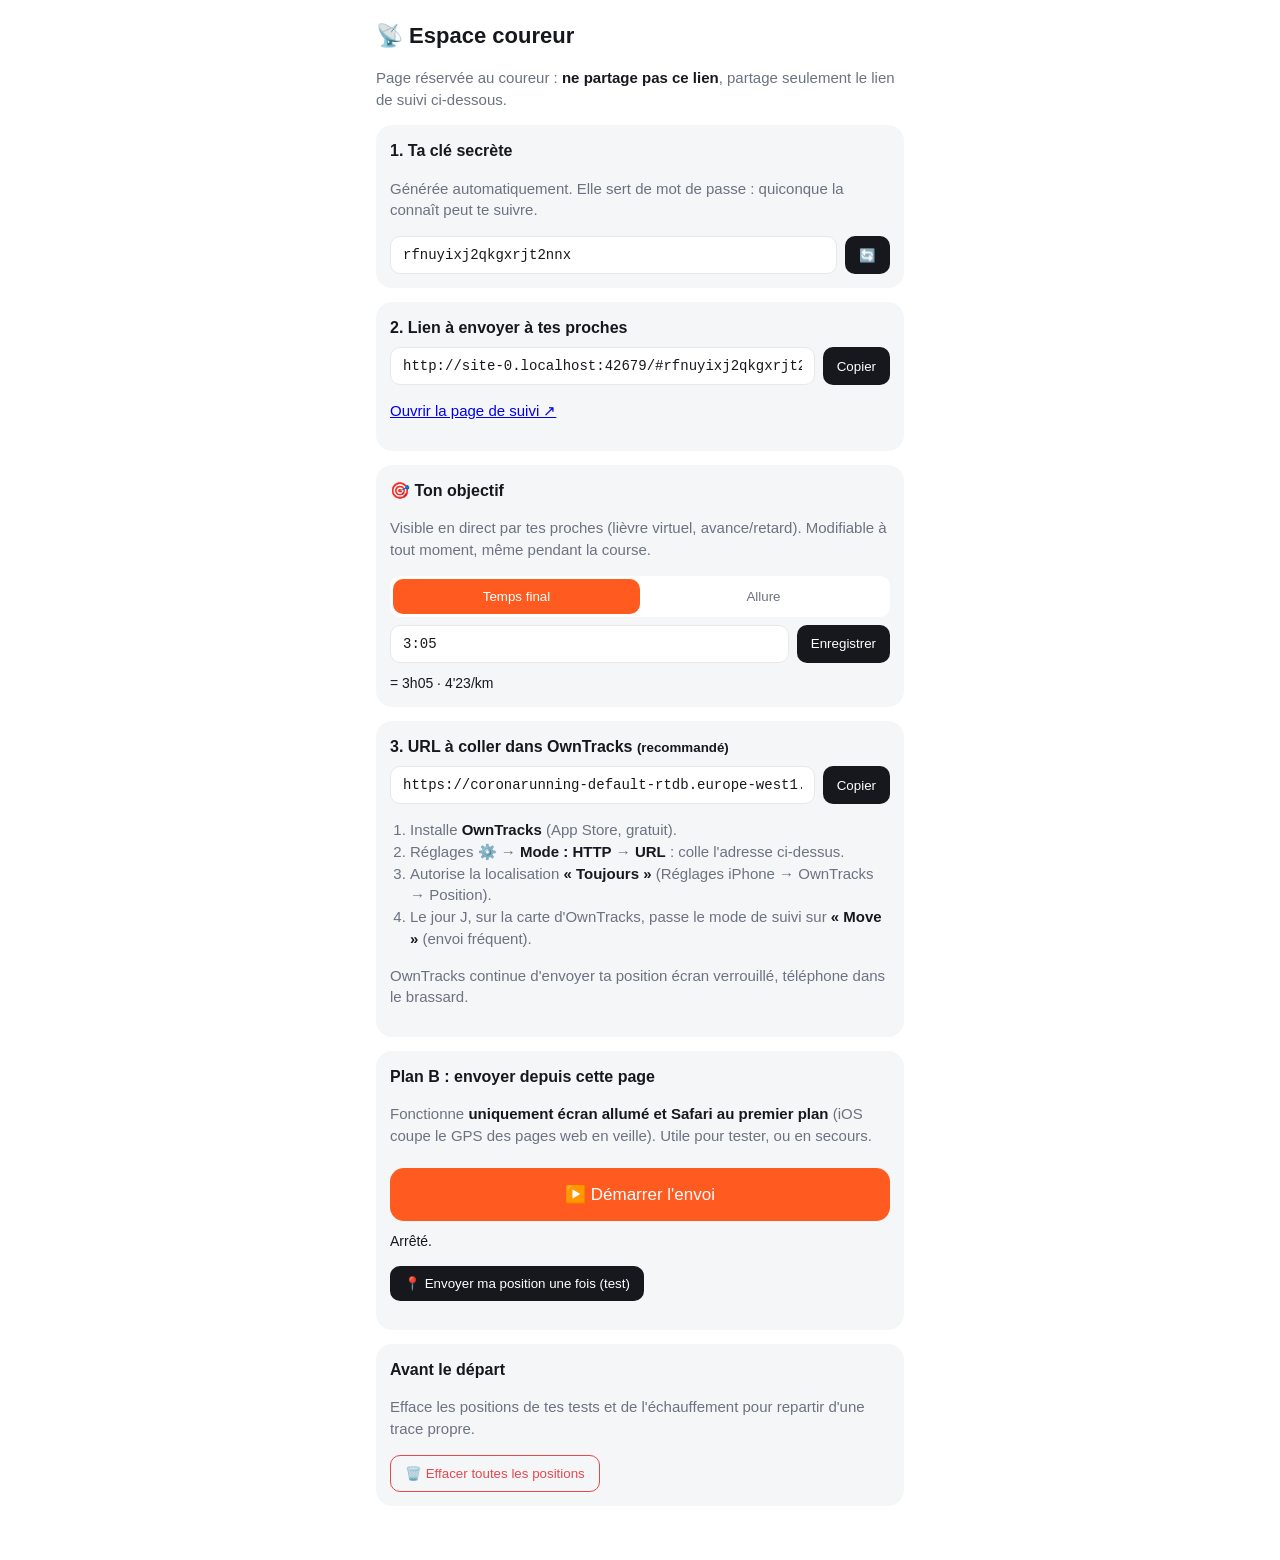
<file: runner.html>
<!doctype html>
<html lang="fr">
<head>
  <meta charset="utf-8">
  <meta name="viewport" content="width=device-width, initial-scale=1, viewport-fit=cover">
  <meta name="robots" content="noindex">
  <title>Espace coureur</title>
  <link rel="icon" href="data:image/svg+xml,<svg xmlns='http://www.w3.org/2000/svg' viewBox='0 0 100 100'><text y='.9em' font-size='90'>📡</text></svg>">
  <style>
    :root { --accent:#ff5a1f; --ok:#18a957; --bad:#e5484d; --bg:#fff; --fg:#16181d; --muted:#6b7280; --card:#f5f6f8; --line:#e7e8ec; }
    @media (prefers-color-scheme: dark) { :root { --bg:#15171c; --fg:#f2f3f5; --muted:#9aa1ac; --card:#1e2128; --line:#2a2e36; } }
    * { box-sizing: border-box; }
    body { margin: 0; background: var(--bg); color: var(--fg); font: 15px/1.45 -apple-system, BlinkMacSystemFont, "Segoe UI", Roboto, sans-serif; }
    main { max-width: 560px; margin: 0 auto; padding: calc(env(safe-area-inset-top) + 16px) 16px 40px; }
    h1 { font-size: 22px; margin: 4px 0 4px; } h2 { font-size: 16px; margin: 0 0 8px; }
    p, li { color: var(--muted); } b { color: var(--fg); }
    .card { background: var(--card); border-radius: 16px; padding: 14px; margin: 14px 0; }
    label { display: block; font-size: 12px; text-transform: uppercase; letter-spacing: .03em; color: var(--muted); margin: 10px 0 4px; }
    .row { display: flex; gap: 8px; }
    input { flex: 1; min-width: 0; padding: 10px 12px; border-radius: 10px; border: 1px solid var(--line); background: var(--bg); color: var(--fg); font: 14px ui-monospace, Menlo, monospace; }
    button, a.btn { padding: 10px 14px; border-radius: 10px; border: 0; background: var(--fg); color: var(--bg); font: 600 14px inherit; font-family: inherit; cursor: pointer; text-decoration: none; display: inline-block; }
    .big { width: 100%; padding: 16px; font-size: 17px; background: var(--accent); color: #fff; border-radius: 14px; margin-top: 6px; }
    .big.stop { background: var(--bad); }
    .danger { background: transparent; color: var(--bad); border: 1px solid var(--bad); }
    .status { font-variant-numeric: tabular-nums; margin-top: 10px; font-size: 14px; color: var(--fg); }
    .warn { background: #fff4d6; color: #6b4e00; border-radius: 12px; padding: 10px 12px; font-size: 14px; }
    @media (prefers-color-scheme: dark) { .warn { background: #3a2f10; color: #ffd98a; } }
    .seg { display: flex; background: var(--bg); border-radius: 10px; padding: 3px; margin-bottom: 8px; }
    .seg button { flex: 1; background: transparent; color: var(--muted); }
    .seg button.on { background: var(--accent); color: #fff; }
    ol { padding-left: 20px; } code { font-size: 13px; }
  </style>
</head>
<body>
<main>
  <h1>📡 Espace coureur</h1>
  <p>Page réservée au coureur : <b>ne partage pas ce lien</b>, partage seulement le lien de suivi ci-dessous.</p>
  <div id="cfgWarn" class="warn" hidden>⚠️ <code>firebaseUrl</code> est vide dans <code>config.js</code>. Fais d'abord l'étape 1 du README.</div>

  <div class="card">
    <h2>1. Ta clé secrète</h2>
    <p>Générée automatiquement. Elle sert de mot de passe : quiconque la connaît peut te suivre.</p>
    <div class="row"><input id="key" spellcheck="false" autocapitalize="off"><button id="regen" title="Nouvelle clé">🔄</button></div>
  </div>

  <div class="card">
    <h2>2. Lien à envoyer à tes proches</h2>
    <div class="row"><input id="shareUrl" readonly><button data-copy="shareUrl">Copier</button></div>
    <p><a id="openShare" href="#" target="_blank">Ouvrir la page de suivi ↗</a></p>
  </div>

  <div class="card">
    <h2>🎯 Ton objectif</h2>
    <p>Visible en direct par tes proches (lièvre virtuel, avance/retard). Modifiable à tout moment, même pendant la course.</p>
    <div class="seg"><button id="mTime" class="on">Temps final</button><button id="mPace">Allure</button></div>
    <div class="row"><input id="tVal" inputmode="numeric" placeholder="3:45:00"><button id="tSave">Enregistrer</button></div>
    <div class="status" id="tPreview"></div>
  </div>

  <div class="card">
    <h2>3. URL à coller dans OwnTracks <small>(recommandé)</small></h2>
    <div class="row"><input id="otUrl" readonly><button data-copy="otUrl">Copier</button></div>
    <ol>
      <li>Installe <b>OwnTracks</b> (App Store, gratuit).</li>
      <li>Réglages ⚙️ → <b>Mode : HTTP</b> → <b>URL</b> : colle l'adresse ci-dessus.</li>
      <li>Autorise la localisation <b>« Toujours »</b> (Réglages iPhone → OwnTracks → Position).</li>
      <li>Le jour J, sur la carte d'OwnTracks, passe le mode de suivi sur <b>« Move »</b> (envoi fréquent).</li>
    </ol>
    <p>OwnTracks continue d'envoyer ta position écran verrouillé, téléphone dans le brassard.</p>
  </div>

  <div class="card">
    <h2>Plan B : envoyer depuis cette page</h2>
    <p>Fonctionne <b>uniquement écran allumé et Safari au premier plan</b> (iOS coupe le GPS des pages web en veille). Utile pour tester, ou en secours.</p>
    <button class="big" id="go">▶️ Démarrer l'envoi</button>
    <div class="status" id="status">Arrêté.</div>
    <p><button id="once">📍 Envoyer ma position une fois (test)</button></p>
  </div>

  <div class="card">
    <h2>Avant le départ</h2>
    <p>Efface les positions de tes tests et de l'échauffement pour repartir d'une trace propre.</p>
    <button class="danger" id="wipe">🗑️ Effacer toutes les positions</button>
  </div>
</main>
<script src="config.js"></script>
<script src="target.js"></script>
<script>
(() => {
  const C = window.CONFIG || {}, $ = (s) => document.querySelector(s);
  const DB = (C.firebaseUrl || "").replace(/\/+$/, "");
  if (!DB) $("#cfgWarn").hidden = false;
  const rand = () => [...crypto.getRandomValues(new Uint8Array(20))].map((b) => "abcdefghijkmnpqrstuvwxyz23456789"[b % 32]).join("");
  let key = ""; try { key = localStorage.getItem("runnerKey") || ""; } catch {}
  if (key.length < 16) key = rand();
  const base = location.href.replace(/runner\.html.*$/, "");

  function refresh() {
    try { localStorage.setItem("runnerKey", key); } catch {}
    $("#key").value = key;
    $("#shareUrl").value = `${base}#${key}`;
    $("#openShare").href = `${base}#${key}`;
    $("#otUrl").value = DB ? `${DB}/live/${key}/points.json` : "(renseigne firebaseUrl dans config.js)";
  }
  refresh();
  $("#key").onchange = () => { const v = $("#key").value.trim().replace(/[^a-zA-Z0-9_-]/g, ""); if (v.length >= 16) key = v; else alert("16 caractères minimum (lettres, chiffres)."); refresh(); };
  $("#regen").onclick = () => { if (confirm("Générer une nouvelle clé ? L'ancien lien de suivi ne marchera plus.")) { key = rand(); refresh(); loadTarget(); } };
  document.querySelectorAll("[data-copy]").forEach((b) => b.onclick = async () => {
    const v = $("#" + b.dataset.copy).value;
    try { await navigator.clipboard.writeText(v); b.textContent = "Copié ✓"; } catch { $("#" + b.dataset.copy).select(); document.execCommand("copy"); b.textContent = "Copié ✓"; }
    setTimeout(() => b.textContent = "Copier", 1500);
  });

  // Objectif
  let tMode = "time";
  const setMode = (m) => {
    tMode = m; $("#mTime").classList.toggle("on", m === "time"); $("#mPace").classList.toggle("on", m === "pace");
    $("#tVal").placeholder = m === "time" ? "ex. 3:45:00 ou 3h45" : "ex. 5:20 (min:s par km)"; preview();
  };
  const preview = () => {
    const v = $("#tVal").value.trim();
    if (!v) { $("#tPreview").textContent = ""; return; }
    const t = Target.parse(tMode, v);
    $("#tPreview").textContent = t ? `= ${Target.label(t)}` : (tMode === "time" ? "Format attendu : 3:45:00 ou 3h45 (entre 2h et 8h)" : "Format attendu : 5:20 (entre 2'30 et 12'00 par km)");
  };
  const showTarget = (t) => {
    tMode = t.mode; setMode(t.mode);
    $("#tVal").value = t.mode === "time" ? Target.fmtTime(t.s).replace("h", ":").replace("'", ":") : `${Math.floor(t.s / 60)}:${String(t.s % 60).padStart(2, "0")}`;
    preview();
  };
  $("#mTime").onclick = () => setMode("time");
  $("#mPace").onclick = () => setMode("pace");
  $("#tVal").oninput = preview;
  $("#tSave").onclick = async () => {
    const t = Target.parse(tMode, $("#tVal").value);
    if (!t) return preview();
    if (!DB) return alert("Configure firebaseUrl d'abord.");
    try {
      const r = await fetch(`${DB}/live/${key}/meta/target.json`, { method: "PUT", body: JSON.stringify(t) });
      if (!r.ok) throw new Error("HTTP " + r.status);
      $("#tPreview").textContent = `✅ Objectif enregistré : ${Target.label(t)}`;
    } catch (e) { $("#tPreview").textContent = "⚠️ Échec : " + e.message; }
  };
  const loadTarget = async () => {
    let t = null;
    if (DB) try { t = await (await fetch(`${DB}/live/${key}/meta/target.json`)).json(); } catch {}
    showTarget(Target.valid(t) ? t : Target.fromConfig(C));
  };
  loadTarget();

  const post = (pos) => fetch(`${DB}/live/${key}/points.json`, { method: "POST", body: JSON.stringify({
    _type: "location", src: "web", lat: pos.coords.latitude, lon: pos.coords.longitude,
    tst: Math.round(pos.timestamp / 1000), acc: Math.round(pos.coords.accuracy || 0),
  }) }).then((r) => { if (!r.ok) throw new Error("HTTP " + r.status); });

  let watch = null, wake = null, lastSent = 0, sent = 0;
  const status = (t) => $("#status").textContent = t;
  $("#go").onclick = async () => {
    if (!DB) return alert("Configure firebaseUrl d'abord.");
    if (watch !== null) {
      navigator.geolocation.clearWatch(watch); watch = null; wake && wake.release(); wake = null;
      $("#go").textContent = "▶️ Démarrer l'envoi"; $("#go").classList.remove("stop"); status(`Arrêté. ${sent} positions envoyées.`); return;
    }
    try { wake = await navigator.wakeLock?.request("screen"); } catch {}
    $("#go").textContent = "⏹️ Arrêter l'envoi"; $("#go").classList.add("stop"); status("Recherche GPS…");
    watch = navigator.geolocation.watchPosition(async (pos) => {
      if (Date.now() - lastSent < 10000) return;
      lastSent = Date.now();
      try { await post(pos); sent++; status(`✅ ${sent} envoyées · dernière à ${new Date().toLocaleTimeString("fr-FR")} · précision ${Math.round(pos.coords.accuracy)} m`); }
      catch (e) { status(`⚠️ Échec d'envoi (${e.message}) — on réessaie au prochain point.`); lastSent = 0; }
    }, (err) => status("⚠️ GPS : " + err.message), { enableHighAccuracy: true, maximumAge: 5000, timeout: 30000 });
  };
  $("#once").onclick = () => {
    if (!DB) return alert("Configure firebaseUrl d'abord.");
    status("Recherche GPS…");
    navigator.geolocation.getCurrentPosition(
      (pos) => post(pos).then(() => status(`✅ Position envoyée (précision ${Math.round(pos.coords.accuracy)} m). Ouvre le lien de suivi pour vérifier.`)).catch((e) => status("⚠️ " + e.message)),
      (err) => status("⚠️ GPS : " + err.message), { enableHighAccuracy: true, timeout: 30000 });
  };
  $("#wipe").onclick = async () => {
    if (!DB || !confirm("Effacer toutes les positions enregistrées ? (l'objectif est conservé)")) return;
    const r = await fetch(`${DB}/live/${key}.json`, { method: "PATCH", body: JSON.stringify({ points: null, cheers: null }) });
    alert(r.ok ? "C'est propre. Bonne course ! 🏃" : "Échec : " + r.status);
  };
})();
</script>
</body>
</html>
</file>
